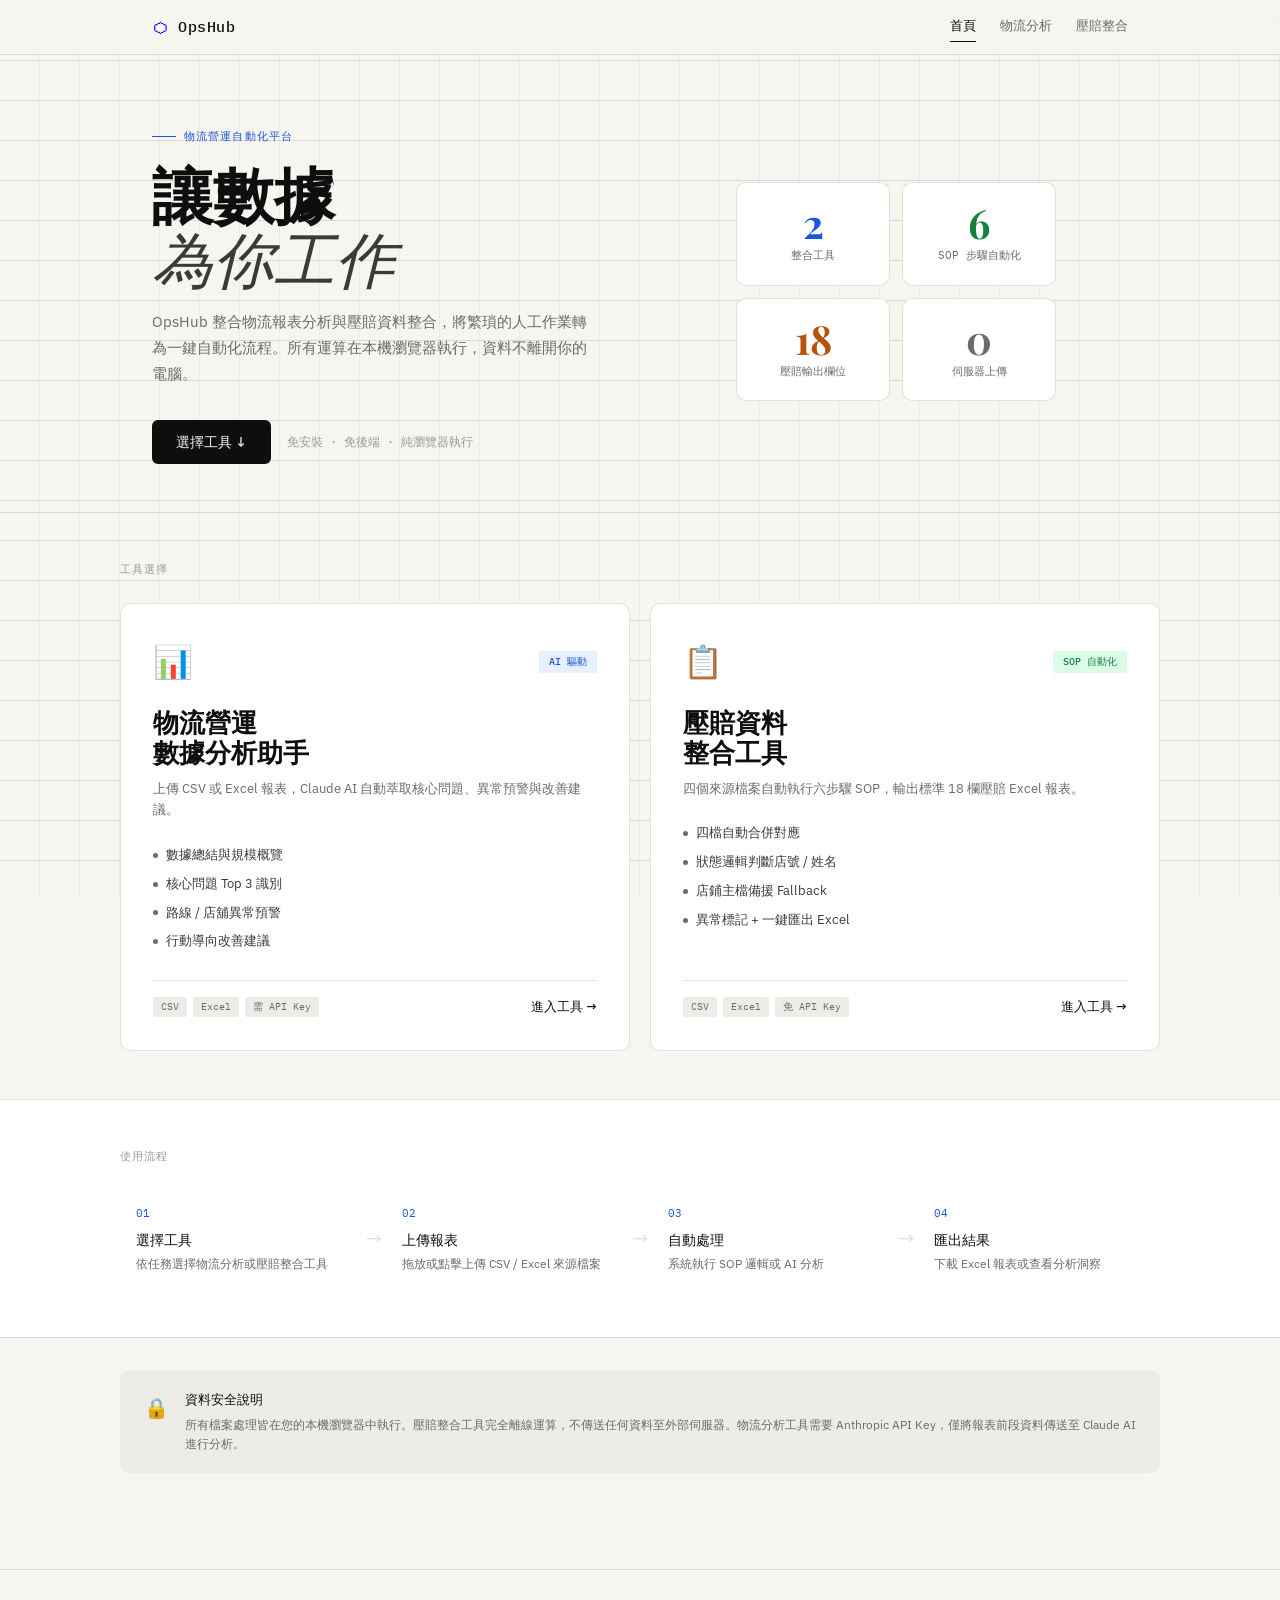
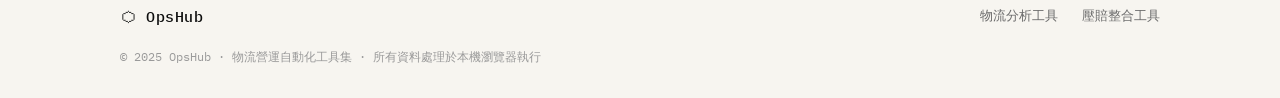
<file: index.html>
<!DOCTYPE html>
<html lang="zh-TW">
<head>
  <meta charset="UTF-8" />
  <meta name="viewport" content="width=device-width, initial-scale=1.0" />
  <title>OpsHub — 物流營運工具集</title>
  <link rel="stylesheet" href="shared.css" />
  <link rel="stylesheet" href="home.css" />
</head>
<body>
  <div class="page-bg"></div>

  <header class="site-header">
    <div class="header-inner">
      <a href="index.html" class="logo">
        <span class="logo-icon">⬡</span>
        <span class="logo-text">OpsHub</span>
      </a>
      <nav class="site-nav">
        <a href="index.html" class="nav-active">首頁</a>
        <a href="tools/logistics-analyzer/index.html">物流分析</a>
        <a href="tools/claims-processor/index.html">壓賠整合</a>
      </nav>
    </div>
  </header>

  <main>

    <!-- Hero -->
    <section class="hero-section">
      <div class="hero-inner">
        <div class="hero-eyebrow">物流營運自動化平台</div>
        <h1 class="hero-title">讓數據<br><em>為你工作</em></h1>
        <p class="hero-desc">OpsHub 整合物流報表分析與壓賠資料整合，將繁瑣的人工作業轉為一鍵自動化流程。所有運算在本機瀏覽器執行，資料不離開你的電腦。</p>
        <div class="hero-cta">
          <a href="#tools" class="btn-primary">選擇工具 ↓</a>
          <span class="cta-note">免安裝 · 免後端 · 純瀏覽器執行</span>
        </div>
      </div>
      <div class="hero-visual">
        <div class="visual-grid">
          <div class="vg-card vg-a"><div class="vg-num">2</div><div class="vg-label">整合工具</div></div>
          <div class="vg-card vg-b"><div class="vg-num">6</div><div class="vg-label">SOP 步驟自動化</div></div>
          <div class="vg-card vg-c"><div class="vg-num">18</div><div class="vg-label">壓賠輸出欄位</div></div>
          <div class="vg-card vg-d"><div class="vg-num">0</div><div class="vg-label">伺服器上傳</div></div>
        </div>
      </div>
    </section>

    <!-- Tools -->
    <section class="tools-section" id="tools">
      <div class="tools-inner">
        <div class="section-label">工具選擇</div>
        <div class="tools-grid">

          <!-- Tool 1 -->
          <a href="tools/logistics-analyzer/index.html" class="tool-card" id="card-logistics">
            <div class="tc-header">
              <div class="tc-icon">📊</div>
              <div class="tc-badge">AI 驅動</div>
            </div>
            <h2 class="tc-title">物流營運<br>數據分析助手</h2>
            <p class="tc-desc">上傳 CSV 或 Excel 報表，Claude AI 自動萃取核心問題、異常預警與改善建議。</p>
            <div class="tc-features">
              <div class="tc-feat"><span class="feat-dot"></span>數據總結與規模概覽</div>
              <div class="tc-feat"><span class="feat-dot"></span>核心問題 Top 3 識別</div>
              <div class="tc-feat"><span class="feat-dot"></span>路線 / 店舖異常預警</div>
              <div class="tc-feat"><span class="feat-dot"></span>行動導向改善建議</div>
            </div>
            <div class="tc-footer">
              <span class="tc-tag">CSV</span>
              <span class="tc-tag">Excel</span>
              <span class="tc-tag">需 API Key</span>
              <span class="tc-enter">進入工具 →</span>
            </div>
          </a>

          <!-- Tool 2 -->
          <a href="tools/claims-processor/index.html" class="tool-card" id="card-claims">
            <div class="tc-header">
              <div class="tc-icon">📋</div>
              <div class="tc-badge tc-badge-green">SOP 自動化</div>
            </div>
            <h2 class="tc-title">壓賠資料<br>整合工具</h2>
            <p class="tc-desc">四個來源檔案自動執行六步驟 SOP，輸出標準 18 欄壓賠 Excel 報表。</p>
            <div class="tc-features">
              <div class="tc-feat"><span class="feat-dot"></span>四檔自動合併對應</div>
              <div class="tc-feat"><span class="feat-dot"></span>狀態邏輯判斷店號 / 姓名</div>
              <div class="tc-feat"><span class="feat-dot"></span>店鋪主檔備援 Fallback</div>
              <div class="tc-feat"><span class="feat-dot"></span>異常標記 + 一鍵匯出 Excel</div>
            </div>
            <div class="tc-footer">
              <span class="tc-tag">CSV</span>
              <span class="tc-tag">Excel</span>
              <span class="tc-tag">免 API Key</span>
              <span class="tc-enter">進入工具 →</span>
            </div>
          </a>

        </div>
      </div>
    </section>

    <!-- How it works -->
    <section class="how-section">
      <div class="how-inner">
        <div class="section-label">使用流程</div>
        <div class="how-grid">
          <div class="how-step">
            <div class="how-num">01</div>
            <div class="how-title">選擇工具</div>
            <div class="how-desc">依任務選擇物流分析或壓賠整合工具</div>
          </div>
          <div class="how-arrow">→</div>
          <div class="how-step">
            <div class="how-num">02</div>
            <div class="how-title">上傳報表</div>
            <div class="how-desc">拖放或點擊上傳 CSV / Excel 來源檔案</div>
          </div>
          <div class="how-arrow">→</div>
          <div class="how-step">
            <div class="how-num">03</div>
            <div class="how-title">自動處理</div>
            <div class="how-desc">系統執行 SOP 邏輯或 AI 分析</div>
          </div>
          <div class="how-arrow">→</div>
          <div class="how-step">
            <div class="how-num">04</div>
            <div class="how-title">匯出結果</div>
            <div class="how-desc">下載 Excel 報表或查看分析洞察</div>
          </div>
        </div>
      </div>
    </section>

    <!-- Privacy note -->
    <section class="privacy-section">
      <div class="privacy-inner">
        <div class="prv-icon">🔒</div>
        <div>
          <div class="prv-title">資料安全說明</div>
          <div class="prv-desc">所有檔案處理皆在您的本機瀏覽器中執行。壓賠整合工具完全離線運算，不傳送任何資料至外部伺服器。物流分析工具需要 Anthropic API Key，僅將報表前段資料傳送至 Claude AI 進行分析。</div>
        </div>
      </div>
    </section>

  </main>

  <footer class="site-footer">
    <div class="footer-inner">
      <div class="footer-top">
        <div class="footer-brand">
          <span class="logo-icon">⬡</span>
          <span class="logo-text">OpsHub</span>
        </div>
        <div class="footer-links">
          <a href="tools/logistics-analyzer/index.html">物流分析工具</a>
          <a href="tools/claims-processor/index.html">壓賠整合工具</a>
        </div>
      </div>
      <div class="footer-bottom">
        <p>© 2025 OpsHub · 物流營運自動化工具集 · 所有資料處理於本機瀏覽器執行</p>
      </div>
    </div>
  </footer>

  <script>
    // Subtle card hover effect
    document.querySelectorAll('.tool-card').forEach(card => {
      card.addEventListener('mousemove', e => {
        const r = card.getBoundingClientRect();
        const x = ((e.clientX - r.left) / r.width  - 0.5) * 8;
        const y = ((e.clientY - r.top)  / r.height - 0.5) * 8;
        card.style.transform = `perspective(600px) rotateY(${x}deg) rotateX(${-y}deg) translateY(-4px)`;
      });
      card.addEventListener('mouseleave', () => {
        card.style.transform = '';
      });
    });
  </script>
</body>
</html>
</file>
<file: shared.css>
/* ─── OpsHub · shared.css ───────────────────────────────── */
@import url('https://fonts.googleapis.com/css2?family=Playfair+Display:ital,wght@0,700;1,400&family=IBM+Plex+Sans:wght@400;500&family=IBM+Plex+Mono:wght@400;500&display=swap');

*, *::before, *::after { box-sizing: border-box; margin: 0; padding: 0; }
html { scroll-behavior: smooth; }

:root {
  --ink:        #0e0e0e;
  --ink-2:      #3a3a3a;
  --ink-3:      #6b6b6b;
  --ink-4:      #9a9a9a;
  --paper:      #f7f5f0;
  --paper-2:    #eeece6;
  --paper-3:    #e3e0d7;
  --line:       rgba(14,14,14,0.12);
  --accent:     #1a56db;
  --accent-bg:  #e8effe;
  --warn:       #b45309;
  --warn-bg:    #fef3c7;
  --danger:     #b91c1c;
  --danger-bg:  #fee2e2;
  --success:    #15803d;
  --success-bg: #dcfce7;
  --radius:     6px;
  --radius-lg:  10px;
  --font-display: 'Playfair Display', Georgia, serif;
  --font-body:    'IBM Plex Sans', 'Noto Sans TC', sans-serif;
  --font-mono:    'IBM Plex Mono', monospace;
}

body {
  font-family: var(--font-body);
  background: var(--paper);
  color: var(--ink);
  min-height: 100vh;
  line-height: 1.6;
}

/* ── Page Background ── */
.page-bg {
  position: fixed; inset: 0; z-index: -1;
  background: var(--paper);
  background-image:
    repeating-linear-gradient(0deg, transparent, transparent 39px, var(--line) 39px, var(--line) 40px),
    repeating-linear-gradient(90deg, transparent, transparent 39px, rgba(14,14,14,0.04) 39px, rgba(14,14,14,0.04) 40px);
}

/* ── Header ── */
.site-header {
  position: sticky; top: 0; z-index: 100;
  background: rgba(247,245,240,0.93);
  backdrop-filter: blur(14px);
  border-bottom: 1px solid var(--line);
}
.header-inner {
  max-width: 1040px; margin: 0 auto;
  padding: 0 2rem;
  display: flex; align-items: center; justify-content: space-between;
  height: 54px;
}
.logo {
  display: flex; align-items: center; gap: 8px;
  text-decoration: none;
}
.logo-icon { font-size: 18px; }
.logo-text {
  font-family: var(--font-mono); font-size: 15px;
  font-weight: 500; letter-spacing: 0.04em;
  color: var(--ink);
}
.site-nav { display: flex; gap: 1.5rem; align-items: center; }
.site-nav a {
  font-size: 13px; color: var(--ink-3);
  text-decoration: none; transition: color 0.15s;
  padding: 4px 0;
  border-bottom: 1.5px solid transparent;
}
.site-nav a:hover { color: var(--ink); }
.site-nav a.nav-active {
  color: var(--ink); font-weight: 500;
  border-bottom-color: var(--ink);
}

/* ── Breadcrumb ── */
.breadcrumb {
  font-size: 12px; font-family: var(--font-mono);
  color: var(--ink-4); display: flex; align-items: center; gap: 6px;
  margin-bottom: 1.5rem;
}
.breadcrumb a { color: var(--ink-3); text-decoration: none; }
.breadcrumb a:hover { color: var(--ink); }
.breadcrumb span { color: var(--ink-4); }

/* ── Section label ── */
.section-label {
  font-size: 11px; font-family: var(--font-mono);
  letter-spacing: 0.1em; text-transform: uppercase;
  color: var(--ink-4); margin-bottom: 1.5rem;
}

/* ── Footer ── */
.site-footer {
  border-top: 1px solid var(--line);
  padding: 2rem 2rem;
  margin-top: 4rem;
}
.footer-inner { max-width: 1040px; margin: 0 auto; }
.footer-top {
  display: flex; align-items: center; justify-content: space-between;
  margin-bottom: 1rem; flex-wrap: wrap; gap: 1rem;
}
.footer-brand {
  display: flex; align-items: center; gap: 8px;
  font-family: var(--font-mono); font-size: 14px; color: var(--ink-2);
}
.footer-links { display: flex; gap: 1.5rem; }
.footer-links a {
  font-size: 13px; color: var(--ink-3); text-decoration: none;
}
.footer-links a:hover { color: var(--ink); }
.footer-bottom p {
  font-size: 12px; color: var(--ink-4); font-family: var(--font-mono);
}

/* ── Badges ── */
.badge { display: inline-block; font-size: 10px; font-family: var(--font-mono); padding: 2px 8px; border-radius: 2px; font-weight: 500; }
.badge-info    { background: var(--accent-bg); color: var(--accent); }
.badge-warn    { background: var(--warn-bg);   color: var(--warn);   }
.badge-danger  { background: var(--danger-bg); color: var(--danger); }
.badge-success { background: var(--success-bg);color: var(--success);}

/* ── Error ── */
.error-msg {
  display: none; font-size: 13px;
  color: var(--danger); background: var(--danger-bg);
  border-radius: var(--radius); padding: 10px 14px;
  margin: 0.5rem 0;
}

/* ── Buttons ── */
.btn-primary {
  display: inline-block;
  padding: 11px 24px; font-size: 14px; font-weight: 500;
  background: var(--ink); color: var(--paper);
  border: none; border-radius: var(--radius);
  cursor: pointer; text-decoration: none;
  transition: background 0.15s, transform 0.1s;
  font-family: var(--font-body);
}
.btn-primary:hover { background: var(--ink-2); }
.btn-primary:active { transform: scale(0.99); }

/* ── Responsive ── */
@media (max-width: 640px) {
  .header-inner { padding: 0 1.25rem; }
  .site-footer  { padding: 2rem 1.25rem; }
}
</file>
<file: home.css>
/* ─── OpsHub · home.css ─────────────────────────────────── */

/* ── Hero ── */
.hero-section {
  max-width: 1040px; margin: 0 auto;
  padding: 4rem 2rem 3rem;
  display: grid;
  grid-template-columns: 1fr 1fr;
  gap: 3rem;
  align-items: center;
}
.hero-eyebrow {
  font-size: 11px; font-family: var(--font-mono);
  letter-spacing: 0.1em; text-transform: uppercase;
  color: var(--accent); margin-bottom: 1rem;
  display: inline-flex; align-items: center; gap: 8px;
}
.hero-eyebrow::before {
  content: ''; display: block;
  width: 24px; height: 1px; background: var(--accent);
}
.hero-title {
  font-family: var(--font-display);
  font-size: clamp(2.4rem, 5vw, 3.8rem);
  font-weight: 700; line-height: 1.05;
  color: var(--ink); margin-bottom: 1.25rem;
}
.hero-title em { font-style: italic; font-weight: 400; color: var(--ink-2); }
.hero-desc {
  font-size: 15px; color: var(--ink-3);
  line-height: 1.75; margin-bottom: 2rem; max-width: 440px;
}
.hero-cta { display: flex; align-items: center; gap: 1rem; flex-wrap: wrap; }
.cta-note { font-size: 12px; color: var(--ink-4); font-family: var(--font-mono); }

/* Hero Visual */
.hero-visual { display: flex; align-items: center; justify-content: center; }
.visual-grid {
  display: grid;
  grid-template-columns: 1fr 1fr;
  gap: 12px; width: 100%; max-width: 320px;
}
.vg-card {
  background: #fff; border: 1px solid var(--line);
  border-radius: var(--radius-lg);
  padding: 1.25rem; text-align: center;
  transition: transform 0.2s, box-shadow 0.2s;
}
.vg-card:hover { transform: translateY(-2px); box-shadow: 0 4px 16px rgba(14,14,14,0.08); }
.vg-num {
  font-family: var(--font-display);
  font-size: 2.5rem; font-weight: 700;
  line-height: 1; color: var(--ink); margin-bottom: 4px;
}
.vg-label { font-size: 11px; color: var(--ink-3); font-family: var(--font-mono); }
.vg-a .vg-num { color: var(--accent); }
.vg-b .vg-num { color: var(--success); }
.vg-c .vg-num { color: var(--warn); }
.vg-d .vg-num { color: var(--ink-3); }

/* ── Tools Section ── */
.tools-section {
  border-top: 1px solid var(--line);
  padding: 3rem 2rem;
}
.tools-inner { max-width: 1040px; margin: 0 auto; }
.tools-grid {
  display: grid;
  grid-template-columns: repeat(auto-fit, minmax(320px, 1fr));
  gap: 20px;
}

/* Tool Card */
.tool-card {
  display: flex; flex-direction: column;
  background: #fff; border: 1px solid var(--line);
  border-radius: var(--radius-lg);
  padding: 2rem; text-decoration: none; color: inherit;
  transition: transform 0.3s, box-shadow 0.3s, border-color 0.2s;
  cursor: pointer;
  transform-style: preserve-3d;
  will-change: transform;
}
.tool-card:hover {
  box-shadow: 0 8px 32px rgba(14,14,14,0.10);
  border-color: var(--ink-3);
}

.tc-header {
  display: flex; align-items: center;
  justify-content: space-between; margin-bottom: 1.25rem;
}
.tc-icon { font-size: 2rem; }
.tc-badge {
  font-size: 10px; font-family: var(--font-mono);
  padding: 3px 10px; border-radius: 2px; font-weight: 500;
  background: var(--accent-bg); color: var(--accent);
}
.tc-badge-green { background: var(--success-bg); color: var(--success); }

.tc-title {
  font-family: var(--font-display);
  font-size: 1.6rem; font-weight: 700;
  line-height: 1.15; color: var(--ink); margin-bottom: 0.75rem;
}
.tc-desc { font-size: 13px; color: var(--ink-3); line-height: 1.65; margin-bottom: 1.25rem; }

.tc-features { margin-bottom: 1.5rem; flex: 1; }
.tc-feat {
  display: flex; align-items: center; gap: 8px;
  font-size: 13px; color: var(--ink-2); padding: 4px 0;
}
.feat-dot {
  width: 5px; height: 5px; border-radius: 50%;
  background: var(--ink-3); flex-shrink: 0;
}

.tc-footer {
  display: flex; align-items: center; gap: 6px;
  flex-wrap: wrap; padding-top: 1rem;
  border-top: 1px solid var(--line);
}
.tc-tag {
  font-size: 10px; font-family: var(--font-mono);
  padding: 2px 8px; border-radius: 2px;
  background: var(--paper-2); color: var(--ink-3);
}
.tc-enter {
  margin-left: auto; font-size: 13px; font-weight: 500;
  color: var(--ink); transition: gap 0.15s;
}
.tool-card:hover .tc-enter { letter-spacing: 0.02em; }

/* ── How section ── */
.how-section {
  border-top: 1px solid var(--line);
  padding: 3rem 2rem;
  background: #fff;
}
.how-inner { max-width: 1040px; margin: 0 auto; }
.how-grid {
  display: flex; align-items: center;
  gap: 0; flex-wrap: wrap;
}
.how-step { flex: 1; min-width: 140px; padding: 1rem; }
.how-num {
  font-family: var(--font-mono); font-size: 11px;
  color: var(--accent); margin-bottom: 6px;
}
.how-title { font-size: 14px; font-weight: 500; color: var(--ink); margin-bottom: 4px; }
.how-desc { font-size: 12px; color: var(--ink-3); line-height: 1.5; }
.how-arrow {
  font-size: 20px; color: var(--paper-3);
  padding: 0 4px; flex-shrink: 0;
  align-self: center;
}

/* ── Privacy ── */
.privacy-section {
  padding: 2rem 2rem;
  border-top: 1px solid var(--line);
}
.privacy-inner {
  max-width: 1040px; margin: 0 auto;
  display: flex; align-items: flex-start; gap: 1rem;
  background: var(--paper-2); border-radius: var(--radius-lg);
  padding: 1.25rem 1.5rem;
}
.prv-icon { font-size: 1.25rem; flex-shrink: 0; margin-top: 2px; }
.prv-title { font-size: 13px; font-weight: 500; color: var(--ink); margin-bottom: 4px; }
.prv-desc { font-size: 12px; color: var(--ink-3); line-height: 1.6; }

/* ── Responsive ── */
@media (max-width: 768px) {
  .hero-section {
    grid-template-columns: 1fr;
    padding: 2.5rem 1.25rem 2rem;
  }
  .hero-visual { display: none; }
  .tools-section, .how-section, .privacy-section { padding-left: 1.25rem; padding-right: 1.25rem; }
  .how-arrow { display: none; }
  .how-grid { gap: 4px; }
}
</file>
